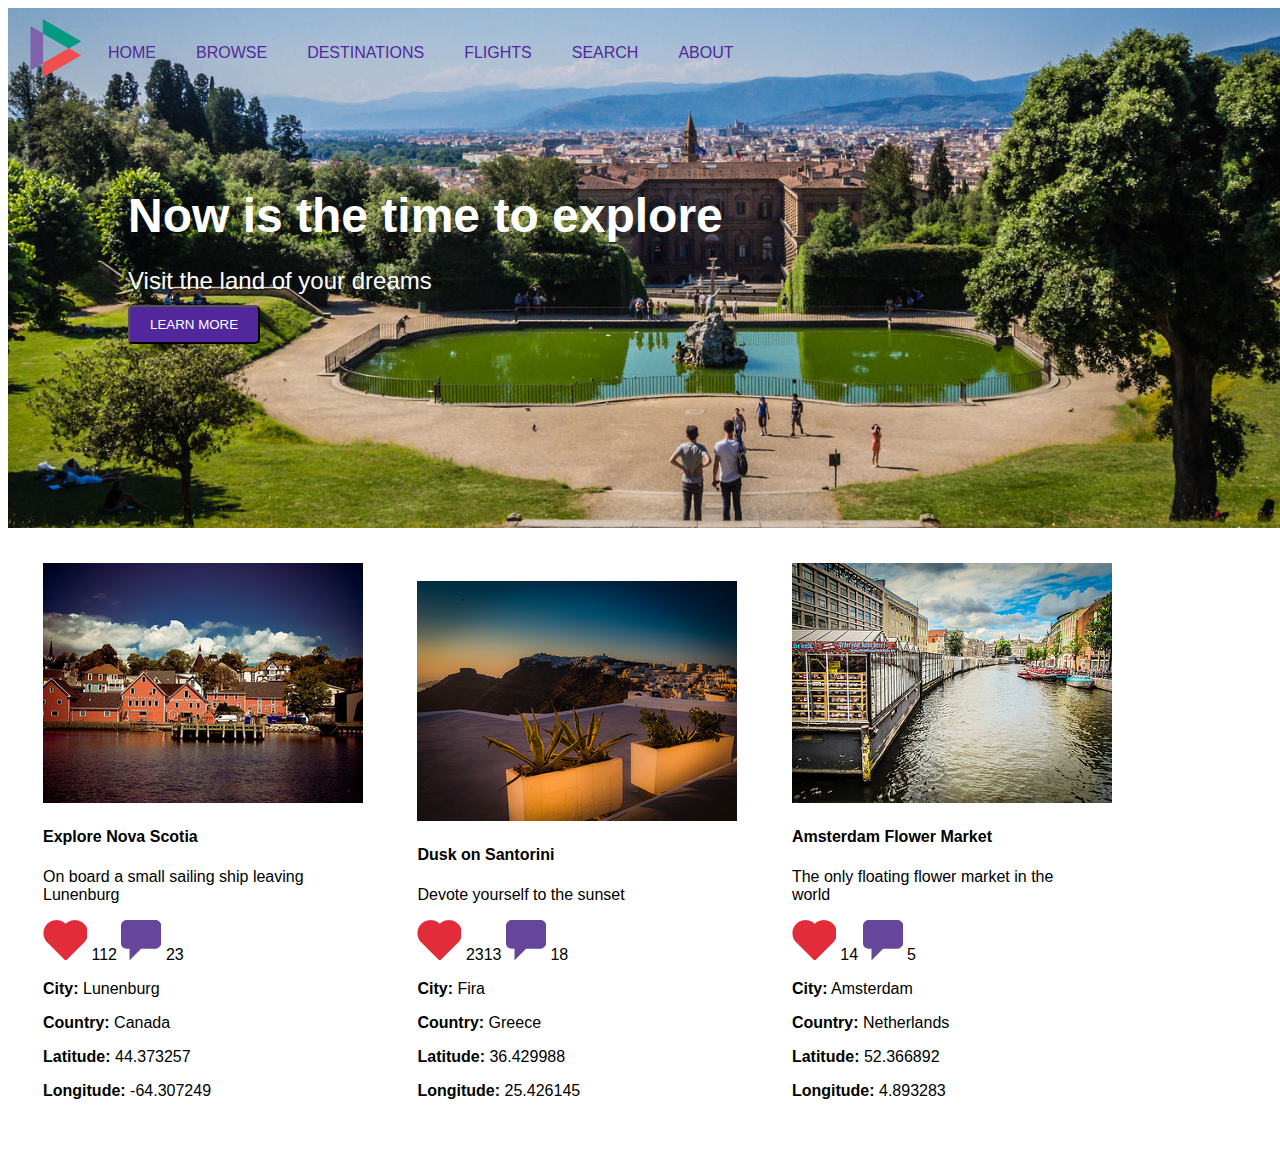
<file: assign1/index.html>
<!DOCTYPE html>
<html lang="en">

<head>
    <title>Assignment 1</title>
    <link rel="stylesheet" href="styles.css" />
</head>

<body>
    <div class="home-container">
        <header>
            <nav>
                <ul>
                    <li><a href="index.html">HOME</a></li>
                    <li><a href="#">BROWSE</a></li>
                    <li><a href="#">DESTINATIONS</a></li>
                    <li><a href="#">FLIGHTS</a></li>
                    <li><a href="#">SEARCH</a></li>
                    <li><a href="#">ABOUT</a></li>
                </ul>
            </nav>
            <div id="info">
                <h1>Now is the time to explore</h1>
                <p>Visit the land of your dreams</p>
                <button>LEARN MORE</button>
            </div>
        </header>
    </div>

    <div class="destinations-container">
        <div class="card">
            <img src="images/1-small.jpg" alt="On board a small sailing ship leaving Lunenburg">
            <h4>Explore Nova Scotia</h4>
            <p>On board a small sailing ship leaving Lunenburg</p>
            <img src="images/heart.png" alt="heart">
            <span class="likes">112</span>
            <img src="images/comment.png" alt="comment">
            <span class="comments">23</span>
            <p><strong>City:</strong> Lunenburg</p>
            <p><strong>Country:</strong> Canada</p>
            <p><strong>Latitude:</strong> 44.373257</p>
            <p><strong>Longitude:</strong> -64.307249</p>
        </div>

        <div class="card">
            <img src="images/2-small.jpg" alt="Sunset with city in background">
            <h4>Dusk on Santorini</h4>
            <p>Devote yourself to the sunset</p>
            <img src="images/heart.png" alt="heart">
            <span class="likes">2313</span>
            <img src="images/comment.png" alt="comment">
            <span class="comments">18</span>
            <p><strong>City:</strong> Fira</p>
            <p><strong>Country:</strong> Greece</p>
            <p><strong>Latitude:</strong> 36.429988</p>
            <p><strong>Longitude:</strong> 25.426145</p>
        </div>

        <div class="card">
            <img src="images/3-small.jpg" alt="River going through Amsterdam">
            <h4>Amsterdam Flower Market</h4>
            <p>The only floating flower market in the world</p>
            <img src="images/heart.png" alt="heart">
            <span class="likes">14</span>
            <img src="images/comment.png" alt="comment">
            <span class="comments">5</span>
            <p><strong>City:</strong> Amsterdam</p>
            <p><strong>Country:</strong> Netherlands</p>
            <p><strong>Latitude:</strong> 52.366892</p>
            <p><strong>Longitude:</strong> 4.893283</p>
        </div>
    </div>
</body>

</html>
</file>
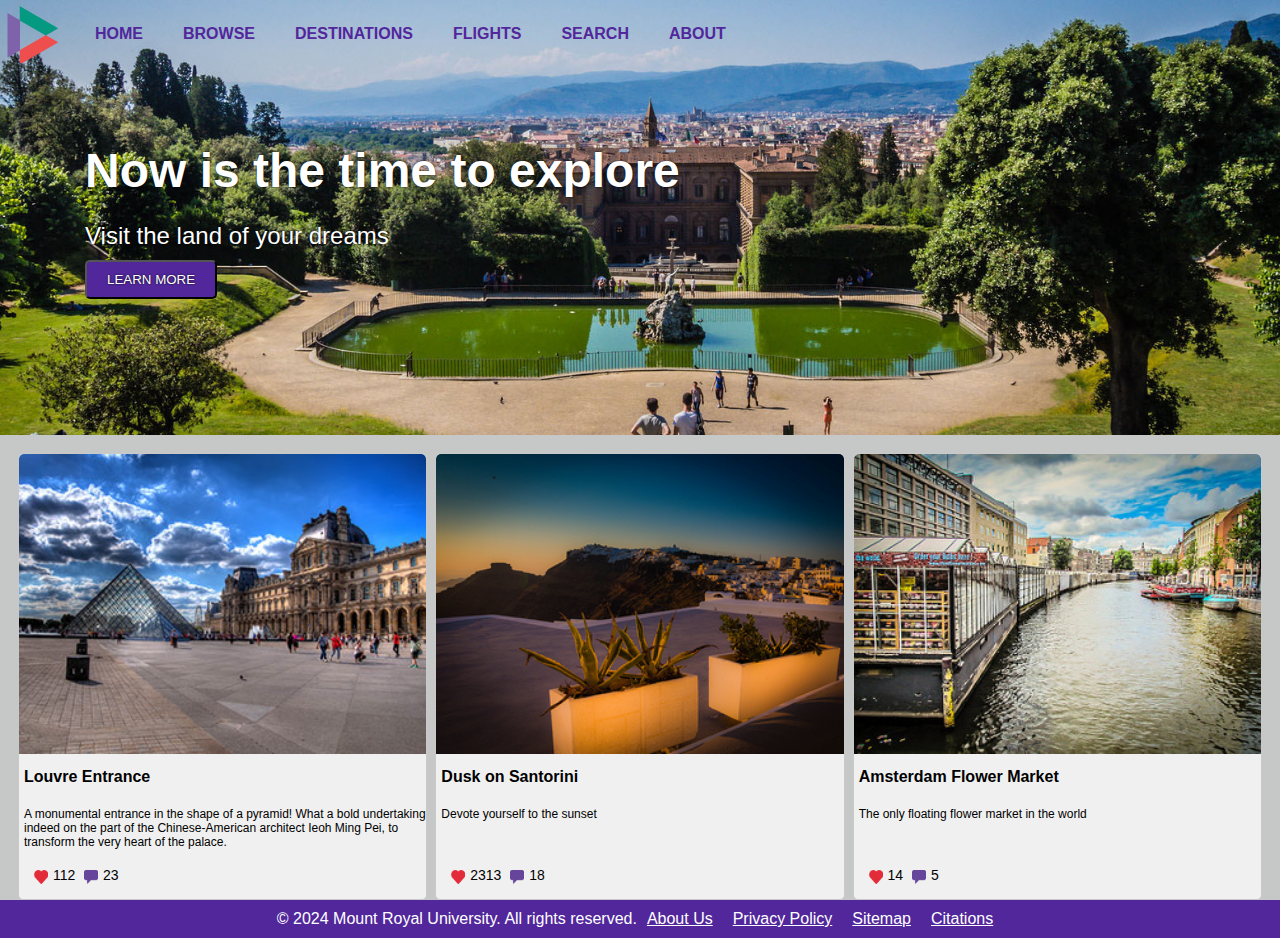
<file: assign1_updated/index.html>
<!DOCTYPE html>
<html lang="en">

<head>
    <title>Assignment 1</title>
    <link rel="stylesheet" href="styles.css" />
</head>

<body>
    <div class="container">
        <div class="home-container">
            <header>
                <ul>
                    <li><a href="index.html">HOME</a></li>
                    <li><a href="#">BROWSE</a></li>
                    <li><a href="#">DESTINATIONS</a></li>
                    <li><a href="#">FLIGHTS</a></li>
                    <li><a href="#">SEARCH</a></li>
                    <li><a href="#">ABOUT</a></li>
                </ul>
            </header>
            <div id="info">
                <h1>Now is the time to explore</h1>
                <p>Visit the land of your dreams</p>
                <button>LEARN MORE</button>
            </div>

        </div>

        <div class="destinations-container">
            <div class="card">
                <a href="page-1.html">
                    <img class="card-image" src="images/1-small.jpg" alt="monumental entrance in shape of  pyramid">
                    <h4>Louvre Entrance</h4>
                    <p>A monumental entrance in the shape of a pyramid! What a bold undertaking indeed on the part of
                        the
                        Chinese-American architect Ieoh Ming Pei, to transform the very heart of the palace.</p>
                    <div class="social-stats">
                        <img src="images/heart.png" alt="heart">
                        <span class="likes">112</span>
                        <img src="images/comment.png" alt="comment">
                        <span class="comments">23</span>
                    </div>
                </a>
            </div>

            <div class="card">
                <a href="page-2.html">
                    <img class="card-image" src="images/2-small.jpg" alt="Sunset with city in background">
                    <h4>Dusk on Santorini</h4>
                    <p>Devote yourself to the sunset</p>
                    <div class="social-stats">
                        <img src="images/heart.png" alt="heart">
                        <span class="likes">2313</span>
                        <img src="images/comment.png" alt="comment">
                        <span class="comments">18</span>
                    </div>
                </a>
                <div class="hidden-info">
                    <p><strong>City:</strong> Fira</p>
                    <p><strong>Country:</strong> Greece</p>
                    <p><strong>Latitude:</strong> 36.429988</p>
                    <p><strong>Longitude:</strong> 25.426145</p>
                </div>
            </div>

            <div class="card">
                <a href="page-3.html">
                    <img class="card-image" src="images/3-small.jpg" alt="River going through Amsterdam">
                    <h4>Amsterdam Flower Market</h4>
                    <p>The only floating flower market in the world</p>
                    <div class="social-stats">
                        <img src="images/heart.png" alt="heart">
                        <span class="likes">14</span>
                        <img src="images/comment.png" alt="comment">
                        <span class="comments">5</span>
                    </div>
                </a>
                <div class="hidden-info">
                    <p><strong>City:</strong> Amsterdam</p>
                    <p><strong>Country:</strong> Netherlands</p>
                    <p><strong>Latitude:</strong> 52.366892</p>
                    <p><strong>Longitude:</strong> 4.893283</p>
                </div>
            </div>
        </div>
    </div>
    <footer>
        <p>&copy; 2024 Mount Royal University. All rights reserved.</p>
        <ul>
            <li><a href="#">About Us</a></li>
            <li><a href="#">Privacy Policy</a></li>
            <li><a href="#">Sitemap</a></li>
            <li> <a href="citations.html">Citations</a></li>
        </ul>
    </footer>
</body>

</html>
</file>
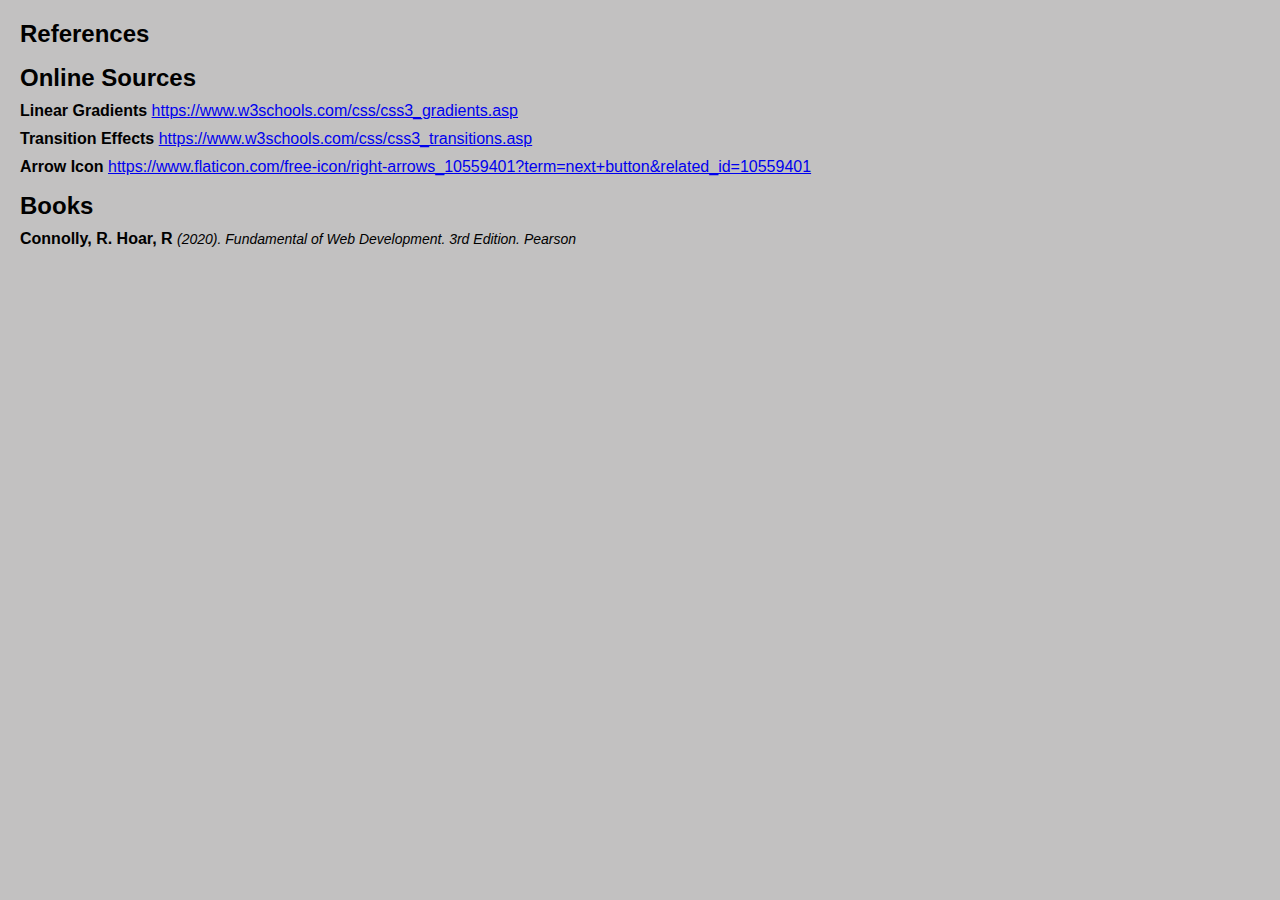
<file: assign1_updated/citations.html>
<!DOCTYPE html>
<html>

<head>
    <title>Citations Page</title>
    <style>
        body {
            font-family: Arial, sans-serif;
            margin: 20px;
        }

        h1 {
            font-size: 24px;
            margin-bottom: 10px;
        }

        h2 {
            font-size: 18px;
            margin-bottom: 5px;
        }

        ul {
            list-style: none;
            padding: 0;
            margin: 0;
        }

        li {
            margin-bottom: 10px;
        }

        .citation {
            font-size: 14px;
            font-style: italic;
        }

        .author {
            font-weight: bold;
        }

        body {
            background-color: rgb(194, 193, 193);
        }
    </style>
</head>

<body>
    <div class="citations">
        <h1>References</h1>
        <h1>Online Sources</h2>
            <ul>
                <li>
                    <strong class="title">Linear Gradients</strong>
                    <a
                        href="https://www.w3schools.com/css/css3_gradients.asp">https://www.w3schools.com/css/css3_gradients.asp</a>
                </li>

                <li>
                    <strong class="title">Transition Effects</strong>
                    <a
                        href="https://www.w3schools.com/css/css3_transitions.asp">https://www.w3schools.com/css/css3_transitions.asp</a>
                </li>

                <li>
                    <strong class="title">Arrow Icon</strong>
                    <a
                        href="https://www.flaticon.com/free-icon/right-arrows_10559401?term=next+button&related_id=10559401">
                        https://www.flaticon.com/free-icon/right-arrows_10559401?term=next+button&related_id=10559401</a>
                </li>
            </ul>


            <h1>Books</h1>
            <ul>
                <li>
                    <span class="author">Connolly, R. Hoar, R</span>
                    <span class="citation">(2020). Fundamental of Web Development. 3rd Edition. Pearson</span>
                </li>
            </ul>
    </div>
</body>

</html>
</file>
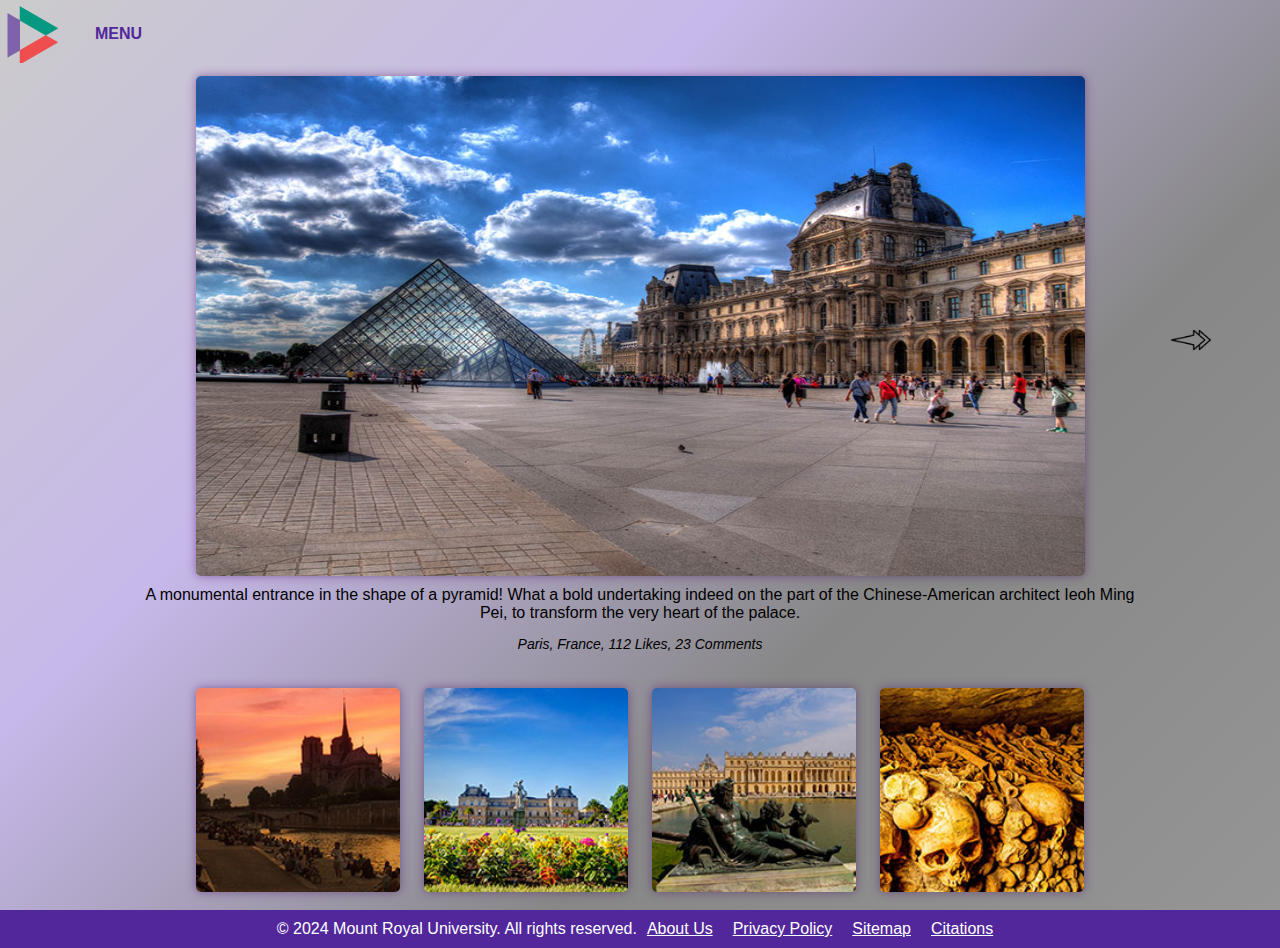
<file: assign1_updated/page-1.html>
<!DOCTYPE html>
<html lang="en">

<head>
    <title>Assignment 1</title>
    <link rel="stylesheet" href="styles.css" />
</head>

<body>
    <div class="travel-page">
        <div class="travel-header">
            <header>
                <ul>
                    <li><a href=" index.html">MENU</a></li>
                </ul>
            </header>
        </div>
        <div class="page">
            <img class="page-image" src="images/1-large.jpg" alt="Paris, France">

            <div class="destination-data">
                <p class="description">A monumental entrance in the shape of a pyramid! What a bold undertaking indeed
                    on
                    the
                    part of
                    the
                    Chinese-American architect Ieoh Ming Pei, to transform the very heart of the palace.</p>
                <p class="info">Paris, France, 112 Likes, 23 Comments</p>

                </p>
            </div>

            <div class="related-container">
                <img src="images/related-1-1-square.jpg" alt="related 1">
                <img src="images/related-1-2-square.jpg" alt="related 2">
                <img src="images/related-1-3-square.jpg" alt="related 3">
                <img src="images/related-1-4-square.jpg" alt="related 4">
            </div>

        </div>
    </div>
    <div class="arrow">
        <a class="right-arrow" href="page-2.html"></a>
    </div>
    <footer>
        <p>&copy; 2024 Mount Royal University. All rights reserved.</p>
        <ul>
            <li><a href="#">About Us</a></li>
            <li><a href="#">Privacy Policy</a></li>
            <li><a href="#">Sitemap</a></li>
            <li> <a href="citations.html">Citations</a></li>
        </ul>
    </footer>
</body>

</html>
</file>
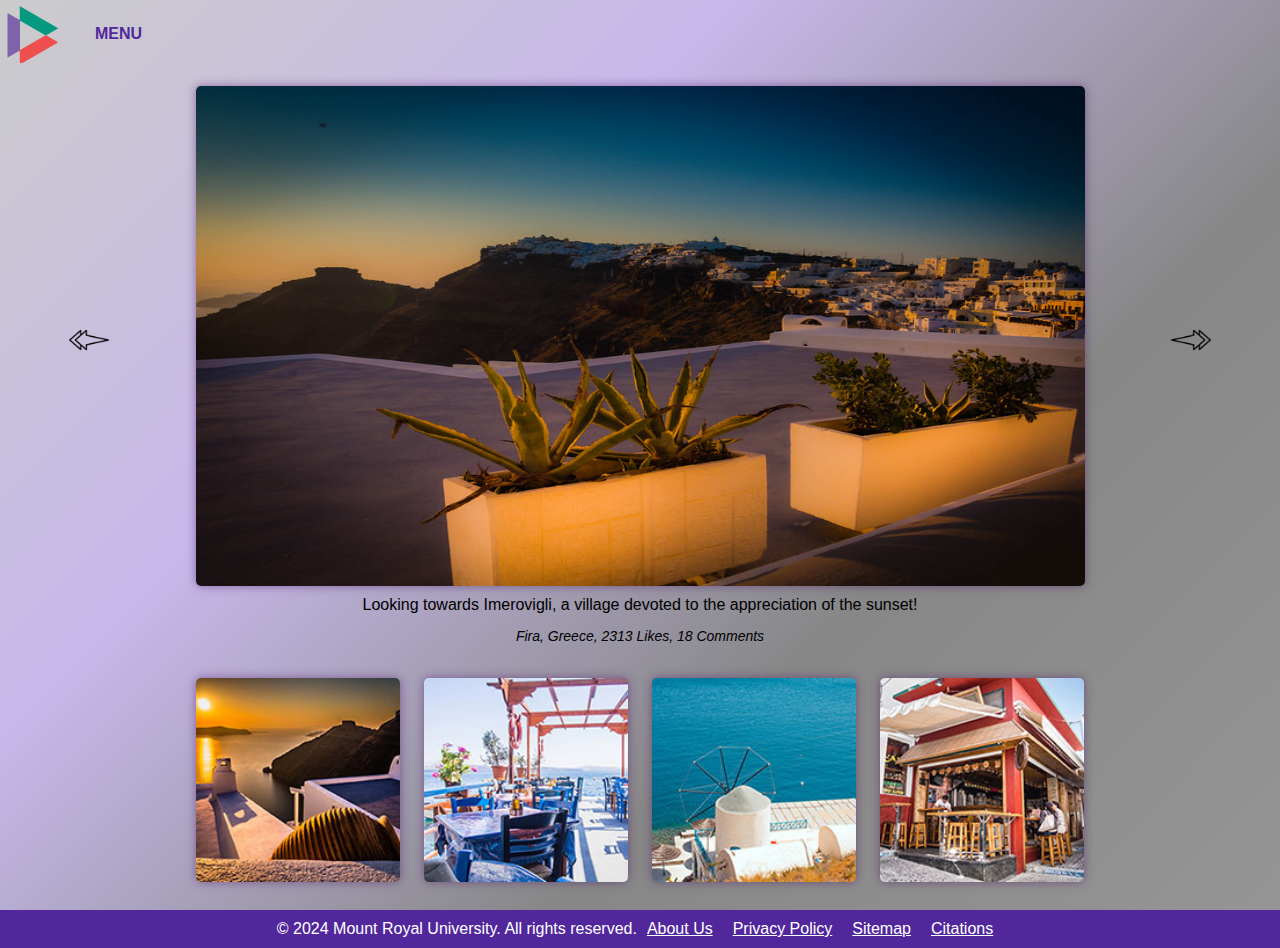
<file: assign1_updated/page-2.html>
<!DOCTYPE html>
<html lang="en">

<head>
    <title>Assignment 1</title>
    <link rel="stylesheet" href="styles.css" />
</head>

<body>
    <div class="travel-page">
        <div class="travel-header">
            <header>
                <ul>
                    <li><a href=" index.html">MENU</a></li>
                </ul>
            </header>
        </div>
        <div class="page">
            <img class="page-image" src="images/2-large.jpg" alt="Fira, Greece">

            <div class="destination-data">
                <p class="description">Looking towards Imerovigli, a village devoted to the appreciation of the sunset!
                </p>
                <p class="info">Fira, Greece, 2313 Likes, 18 Comments</p>
            </div>

            <div class="related-container">
                <img src="images/related-2-1-square.jpg" alt="related 1">
                <img src="images/related-2-2-square.jpg" alt="related 2">
                <img src="images/related-2-3-square.jpg" alt="related 3">
                <img src="images/related-2-4-square.jpg" alt="related 4">
            </div>

        </div>
    </div>
    <div class="arrow">
        <a class="right-arrow" href="page-3.html"></a>
        <a class="left-arrow" href="page-1.html"></a>
    </div>
    <footer>
        <p>&copy; 2024 Mount Royal University. All rights reserved.</p>
        <ul>
            <li><a href="#">About Us</a></li>
            <li><a href="#">Privacy Policy</a></li>
            <li><a href="#">Sitemap</a></li>
            <li> <a href="citations.html">Citations</a></li>
        </ul>
    </footer>
</body>

</html>
</file>
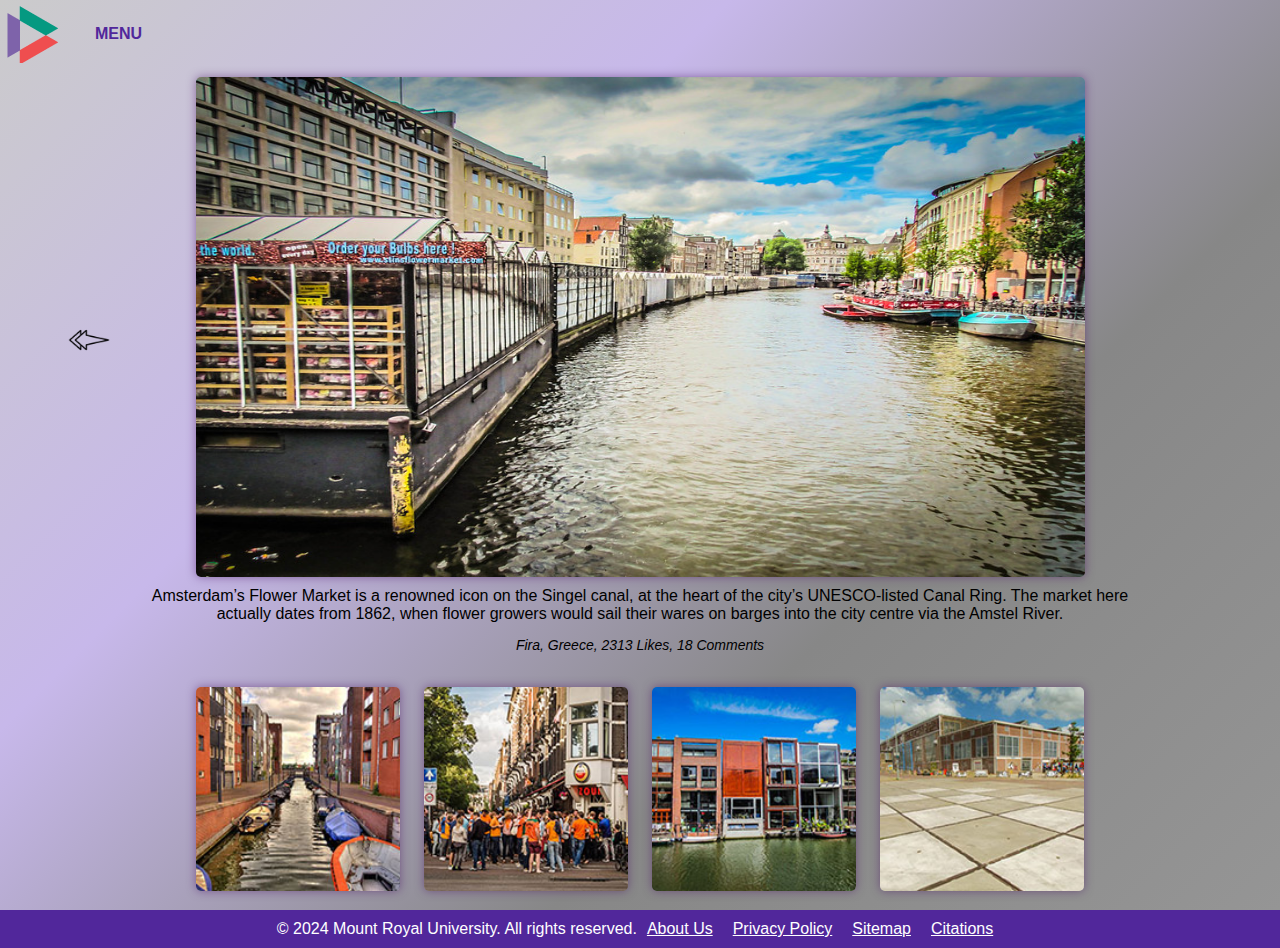
<file: assign1_updated/page-3.html>
<!DOCTYPE html>
<html lang="en">

<head>
    <title>Assignment 1</title>
    <link rel="stylesheet" href="styles.css" />
</head>

<body>
    <div class="travel-page">
        <div class="travel-header">
            <header>
                <ul>
                    <li><a href=" index.html">MENU</a></li>
                </ul>
            </header>
        </div>
        <div class="page">
            <img class="page-image" src="images/3-large.jpg" alt="Paris, France">

            <div class="destination-data">
                <p class="description">Amsterdam’s Flower Market is a renowned icon on the Singel canal, at the heart of
                    the city’s UNESCO-listed Canal Ring. The market here actually dates from 1862, when flower growers
                    would sail their wares on barges into the city centre via the Amstel River.</p>
                <p class="info">Fira, Greece, 2313 Likes, 18 Comments</p>
            </div>

            <div class="related-container">
                <img src="images/related-3-1-square.jpg" alt="related 1">
                <img src="images/related-3-2-square.jpg" alt="related 2">
                <img src="images/related-3-3-square.jpg" alt="related 3">
                <img src="images/related-3-4-square.jpg" alt="related 4">
            </div>

        </div>
    </div>
    <div class="arrow">
        <a class="left-arrow" href="page-2.html"></a>
    </div>
    <footer>
        <p>&copy; 2024 Mount Royal University. All rights reserved.</p>
        <ul>
            <li><a href="#">About Us</a></li>
            <li><a href="#">Privacy Policy</a></li>
            <li><a href="#">Sitemap</a></li>
            <li> <a href="citations.html">Citations</a></li>
        </ul>
    </footer>
</body>

</html>
</file>
<file: assign1/styles.css>
body {
    /*font-family: 'Raleway', sans-serif;*/
    font-family: 'Verdana', sans-serif;
}

header {
    background-image: url('images/florence.jpg');
    background-size: cover;
    padding: 10px 20px;
    width: 100%;
    min-height: 500px;
}

nav {
    background-image: url('images/logo.png');
    background-size: 60px;
    padding: 10px 20px;
    background-repeat: no-repeat;
}

nav ul {
    display: flex;
    list-style: none;
    size: 24px;
    list-style-type: none;
}

nav ul li {
    margin: 0 20px;
}

nav ul li a {
    text-decoration: none;
    color: #51279B;
}

#info {
    margin: 100px;
    color: white;
}

#info h1 {
    font-size: 48px;
    margin-bottom: 10px;
}

#info p {
    font-size: 24px;
    margin-bottom: 10px;
}

#info button {
    background-color: #51279B;
    color: white;
    padding: 10px 20px;
    border-radius: 5px;
}

.card {
    display: inline-block;
    width: 300px;
    margin: 15px;
    /* Spacing between cards */
    padding: 20px;
}
</file>
<file: assign1_updated/styles.css>
body {
    /*font-family: 'Raleway', sans-serif;*/
    font-family: 'Verdana', sans-serif;
    margin: 0;
    background-color: rgb(197, 200, 199);

}

.home-container {
    flex: 1;
    background-image: url('images/florence.jpg');
    background-size: cover;
    padding: 5px 5px;
    width: 100%;
    min-height: 425px;
}

.container {
    display: flex;
    flex-direction: column;
    height: 100vh;
}

header {
    background-image: url('images/logo.png');
    background-size: 60px;
    padding: 20px 30px;
    background-repeat: no-repeat;
}

header ul {
    display: flex;
    list-style: none;
    size: 24px;
    font-weight: bold;
    list-style-type: none;
    margin: 0;
}

header ul li {
    margin: 0 20px;
}

header ul li a {
    text-decoration: none;
    color: #51279B;
    transition: color 1s;
}

header ul li a:hover {
    color: aquamarine;
    text-shadow: 0 0 2px black;
}

#info {
    margin-left: 80px;
    margin-top: 80px;
    color: white;
    text-shadow: 0 0 2px black;
}

#info h1 {
    font-size: 48px;
    margin-bottom: 0px;
}

#info p {
    font-size: 24px;
    margin-bottom: 10px;
}

#info button {
    background-color: #51279B;
    color: white;
    text-shadow: 0 0 2px black;
    padding: 10px 20px;
    border-radius: 5px;
    margin-bottom: 50px;
    transition: color 1s;
    transition: background-color 1s;
}

#info button:hover {
    background-color: aquamarine;
    text-shadow: none;
    color: black;
    font-weight: bold;
}

.destinations-container {
    flex: 1;
    display: grid;
    grid-template-columns: repeat(3, 1fr);
    gap: 8px;
    padding: 18px;
    margin-bottom: 18px;
    /*background-color: #f0f0f0;*/
}

.card-image {
    max-height: 300px;
    width: 100%;
    border-radius: 5px 5px 0 0;
    /* Not really in the specs, but I was playing around with different borders and I think it looks nice :)*/
}

.hidden-info {
    display: none;
}

.card {
    background-color: #f0f0f0;
    position: relative;
    border: #c9c9c9 1px solid;
    border-radius: 5px;
    transition: transform 0.3s;
    max-width: 550px;
}

.card a {
    text-decoration: none;
    color: black;
}

.social-stats {
    position: absolute;
    bottom: 10px;
    left: 10px;
    font-size: 14px;
}

.card p {
    margin-bottom: 50px;
    font-size: 12px;
}

.card:hover {
    transform: scale(1.02);
    box-shadow: 0 0 10px rgba(127, 255, 212, 0.5);
}


.social-stats img,
.social-stats span {
    display: inline;
    vertical-align: middle;
}

.social-stats img {
    width: 14px;
    height: 14px;
    margin-right: 1px;
    margin-top: 10px;
    margin-left: 5px;
    margin-bottom: 5px;
}

.card h4 {
    margin-top: 10px;
    margin-left: 5px;
}

.card p {
    margin-left: 5px;
}

footer {
    margin-top: auto;
    background-color: #51279B;
    color: white;
    display: flex;
    justify-content: center;
    align-items: center;
    padding: 10px;
}

footer p {
    margin: 0;
}

footer ul {
    display: flex;
    list-style: none;
    margin: 0;
    padding: 0;
}

footer ul li {
    margin: 0 10px;
}

footer ul li a {
    color: white;
}

/*TRAVEL PAGES*/


.travel-page {
    padding: 5px 5px;
    background-image: linear-gradient(135deg, #cbcbcb, #c7b8ea, #878787, #959595);
    display: flex;
    flex-direction: column;
    height: 100vh;
}

.travel-page {
    display: flex;
    flex-direction: column;
    min-height: 100vh;
    background-image: linear-gradient(135deg, #cbcbcb, #c7b8ea, #878787, #959595);
}

.page {
    display: flex;
    flex-direction: column;
    align-items: center;
    padding: 10px 0;
    flex-grow: 1;
    justify-content: center;
}

/* Image and description container */
.page-image {
    max-width: 100%;
    width: 70%;
    /* This will give approximately 20% margin on either side */
    height: auto;
    max-height: 500px;
    display: block;
    margin: 0 auto;
    border-radius: 5px;
}

.destination-data {
    width: 80%;
    /* Matching the width of the image */
    text-align: center;
    margin-top: 10px;
    display: inline-block;
}


/* Description styling */
.description {
    font-size: 16px;
    margin: 0px 0;

}

.destination-data .info {
    font-style: italic;
    font-size: 14px;
}

/* Related images container */
.related-container {
    display: flex;
    justify-content: space-between;
    width: 70%;
    /* Matching the width of the large image */
    margin-top: 20px;
}

.related-container img {
    width: 23%;
    /* Four images + small padding between them to fit within the large image width */
    height: auto;
    border-radius: 5px;
}

.related-container img,
.page-image {
    transition: box-shadow 0.3s;
    box-shadow: 0 0 10px rgba(74, 16, 99, 0.5);
}

img:hover {
    box-shadow: 0 0 10px rgba(127, 255, 212, 0.5);
}

.arrow a {
    background-size: 100% 100%;
    width: 50px;
    height: 50px;
    position: absolute;
    top: 35%;
    border-radius: 100%;
    transition: box-shadow 0.3s;
    transition: background-color 0.3s;
    transition: background-image 0.3s;
}

.arrow a:hover {
    width: 50px;
    height: 50px;
    position: absolute;
    top: 35%;
    border-radius: 100%;
    transition: box-shadow 0.3s;
    transition: background-color 0.3s;
    transition: background-image 0.3s;
}

.right-arrow {
    background-image: url("images/right-arrows.png");
    right: 5%;
}

.right-arrow:hover {
    background-image: url("images/right-arrows-solid.png");
    right: 5%;
}

.left-arrow {
    background-image: url("images/left-arrows.png");
    left: 5%;
}

.left-arrow:hover {
    background-image: url("images/left-arrows-solid.png");
    left: 5%;
}
</file>
